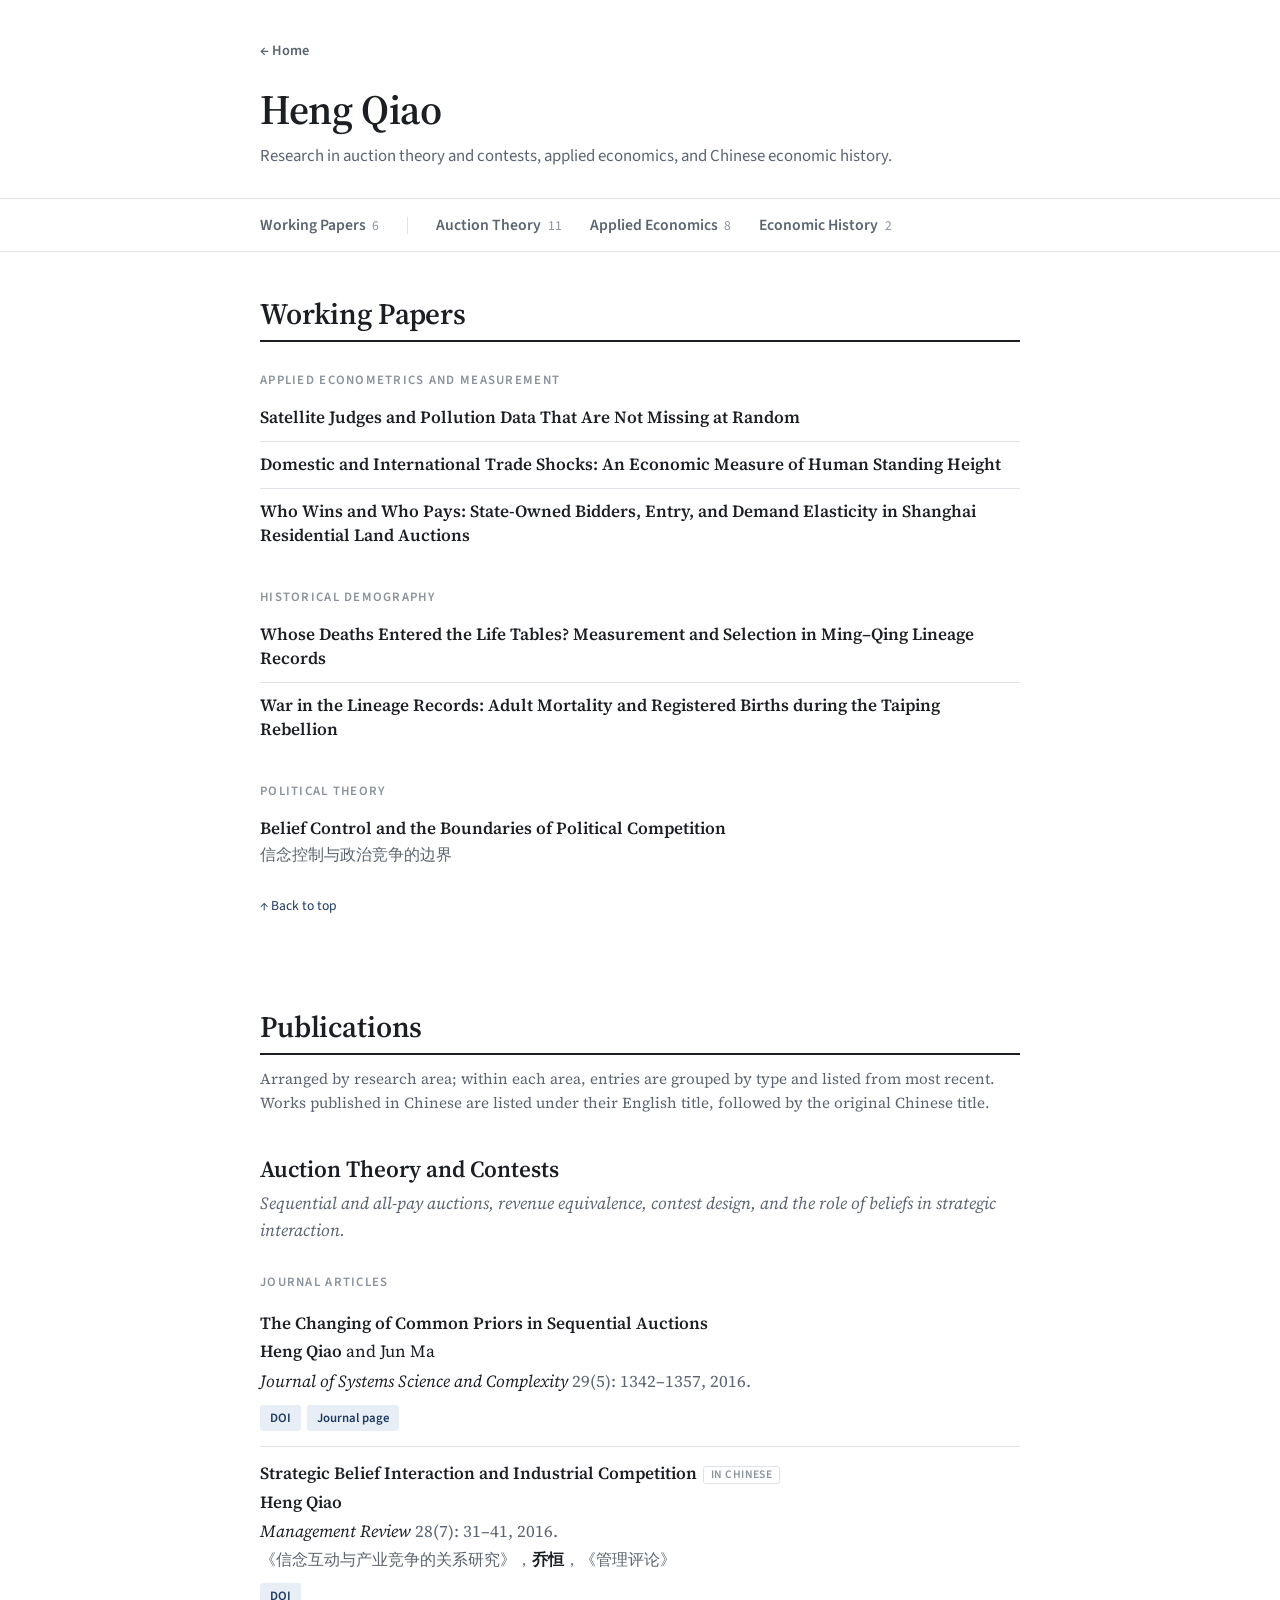
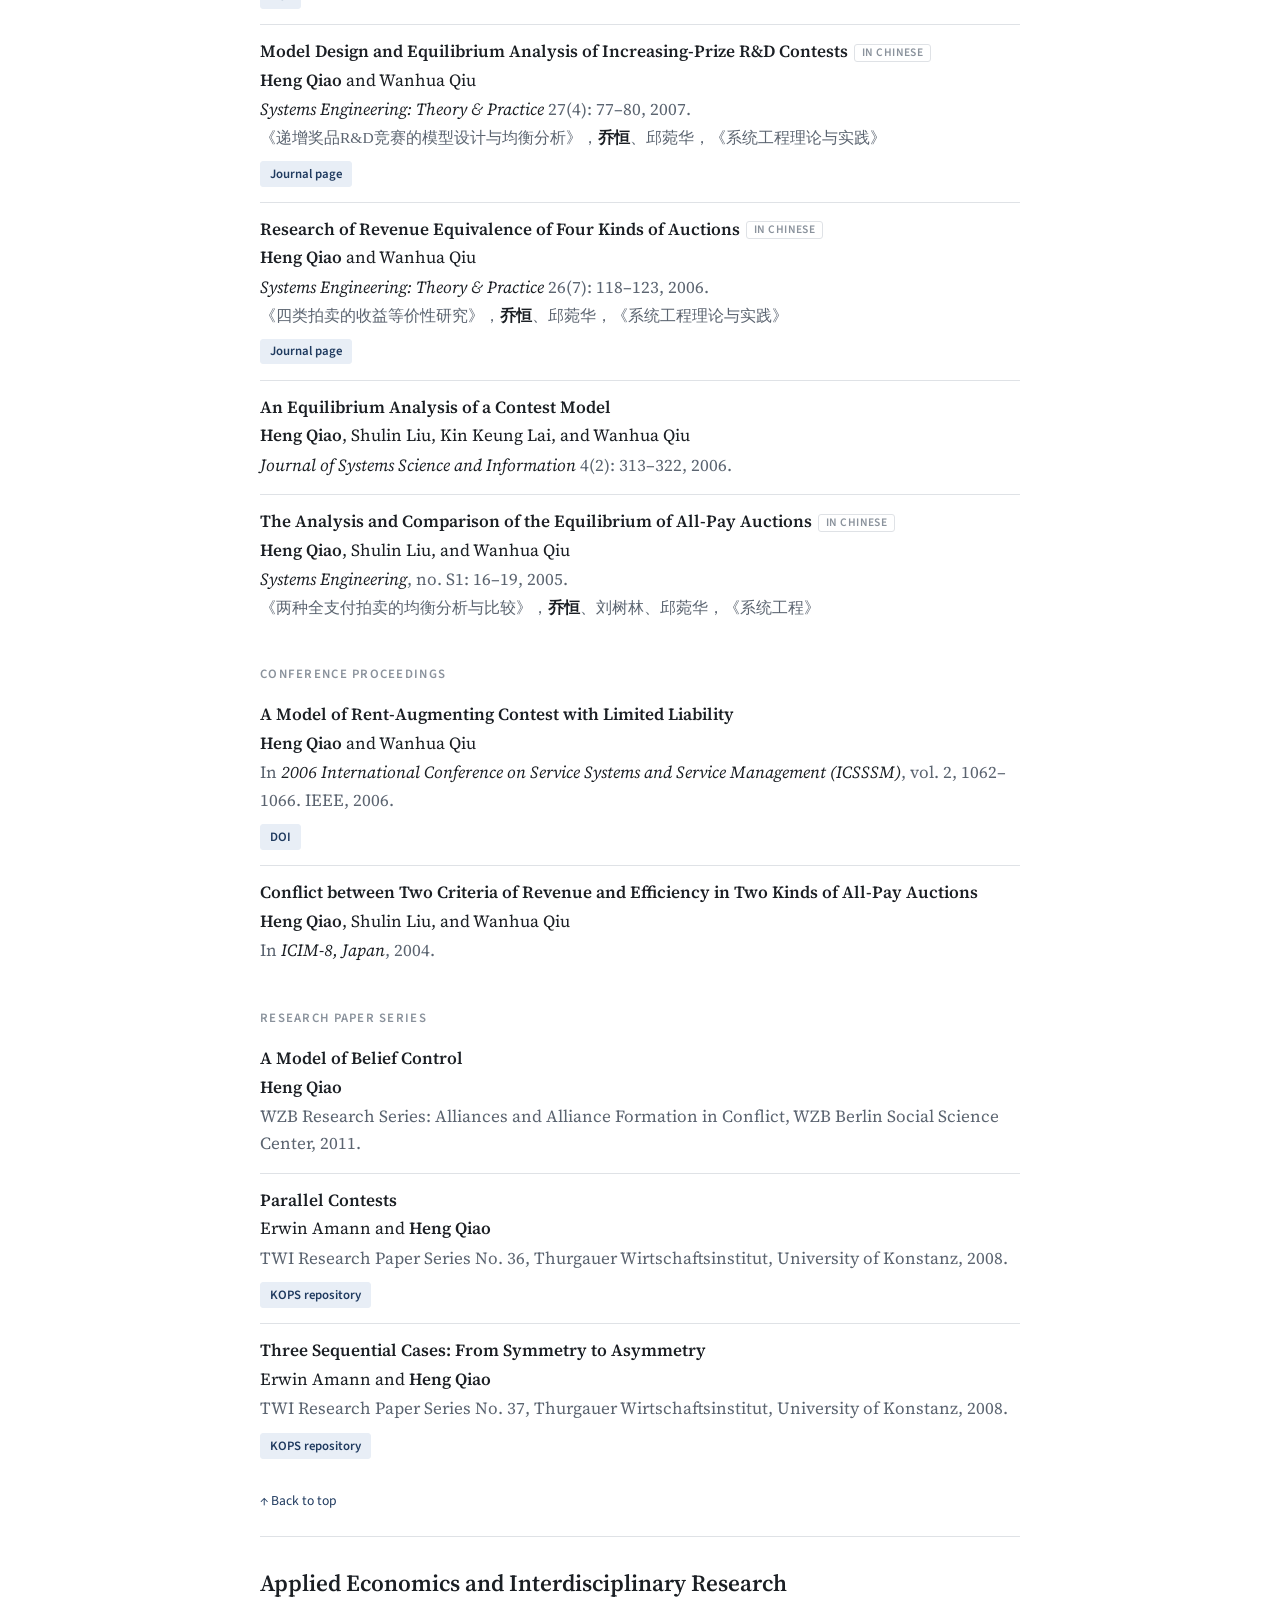
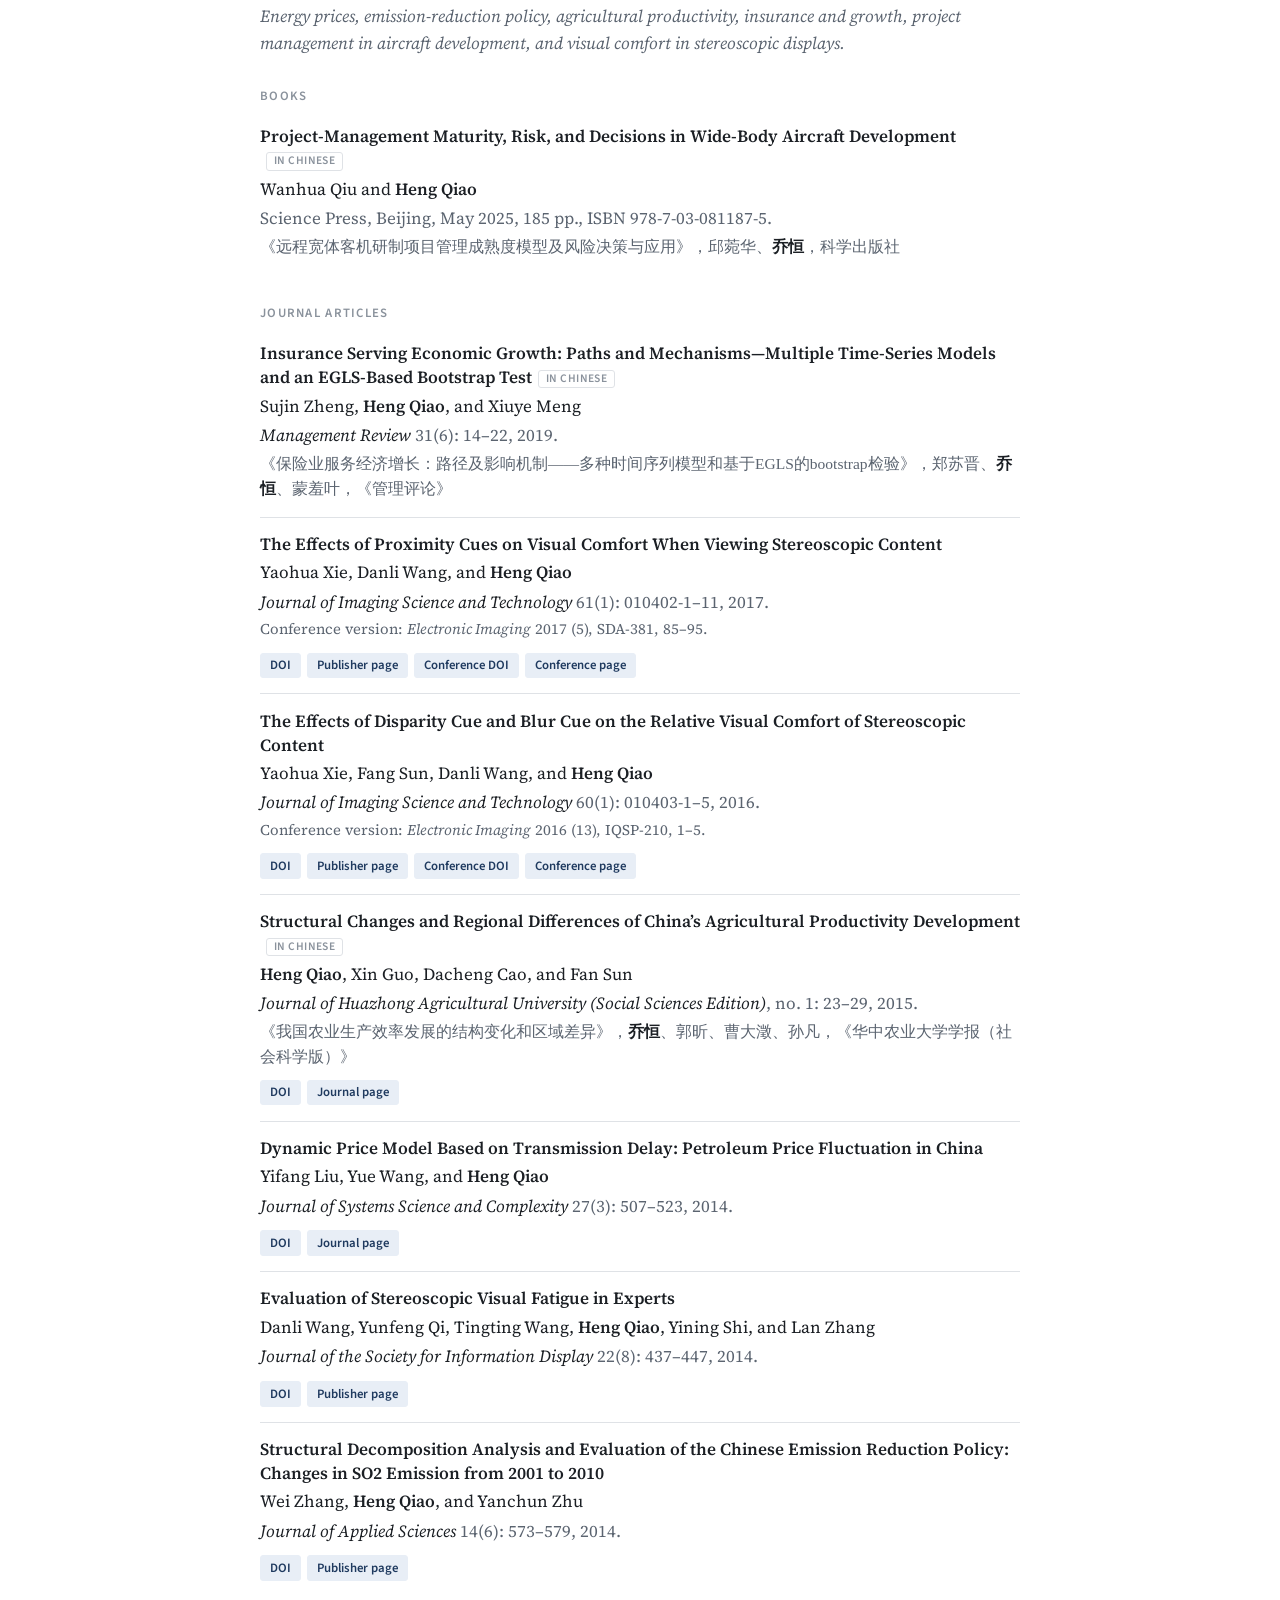
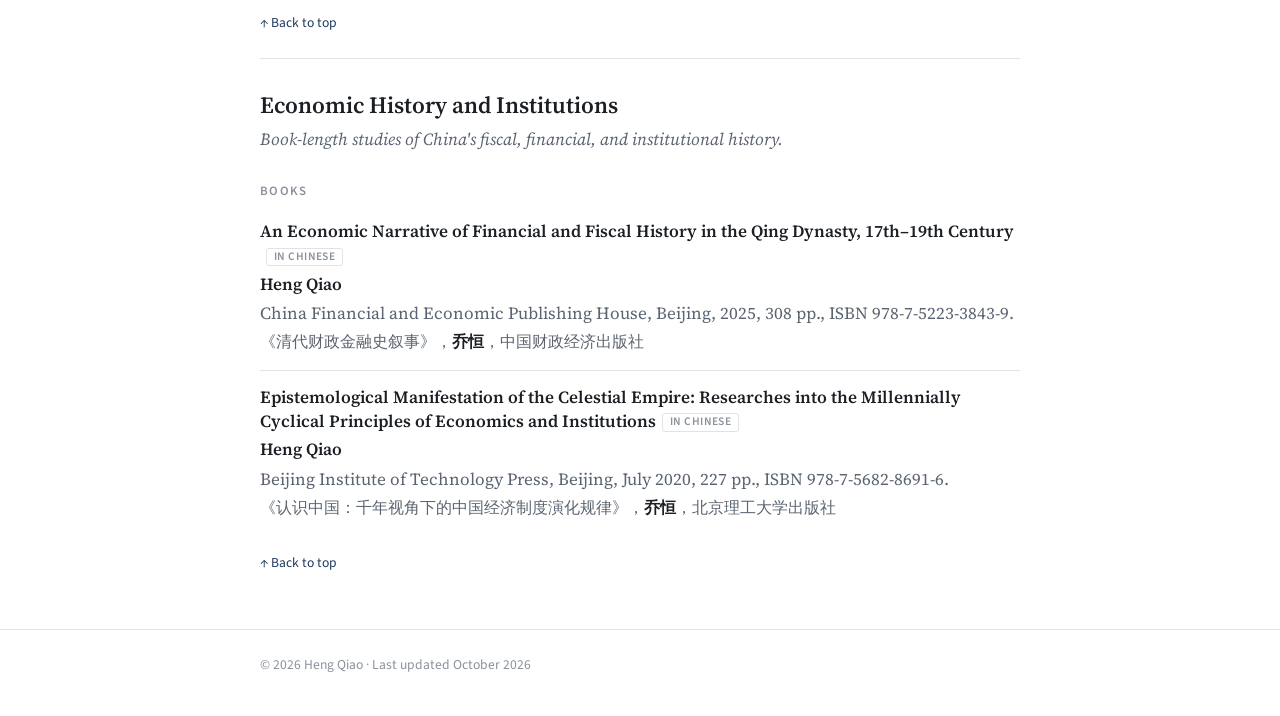
<file: index.html>
<!DOCTYPE html>
<html lang="en">
<head>
  <meta charset="utf-8">
  <meta name="viewport" content="width=device-width, initial-scale=1">
  <title>Heng Qiao — Research</title>
  <meta name="description" content="Heng Qiao: research in auction theory and contests, applied economics, and Chinese economic history.">
  <link rel="preconnect" href="https://fonts.googleapis.com">
  <link rel="preconnect" href="https://fonts.gstatic.com" crossorigin>
  <link rel="stylesheet" href="https://fonts.googleapis.com/css2?family=Source+Sans+3:wght@400;600&family=Source+Serif+4:ital,opsz,wght@0,8..60,400;0,8..60,600;1,8..60,400&display=swap">
  <link rel="stylesheet" href="css/style.css">
</head>
<body>
  <header class="masthead">
    <div class="wrap">
      <a class="home-link" href="../">← Home</a>
      <h1 class="name">Heng Qiao</h1>
      <p class="tagline">Research in auction theory and contests, applied economics, and Chinese economic history.</p>
    </div>
  </header>

  <nav class="section-nav" aria-label="Research areas">
    <div class="wrap">
      <ul id="section-nav-list"></ul>
    </div>
  </nav>

  <main class="wrap" id="top">
    <div id="research" aria-live="polite">
      <noscript><p class="status">This list needs JavaScript to display.</p></noscript>
    </div>
  </main>

  <footer class="site-footer">
    <div class="wrap">
      <p>© <span id="year-now">2026</span> Heng Qiao · Last updated <span id="updated">October 2026</span></p>
    </div>
  </footer>

  <script src="js/render-publications.js"></script>
</body>
</html>
</file>
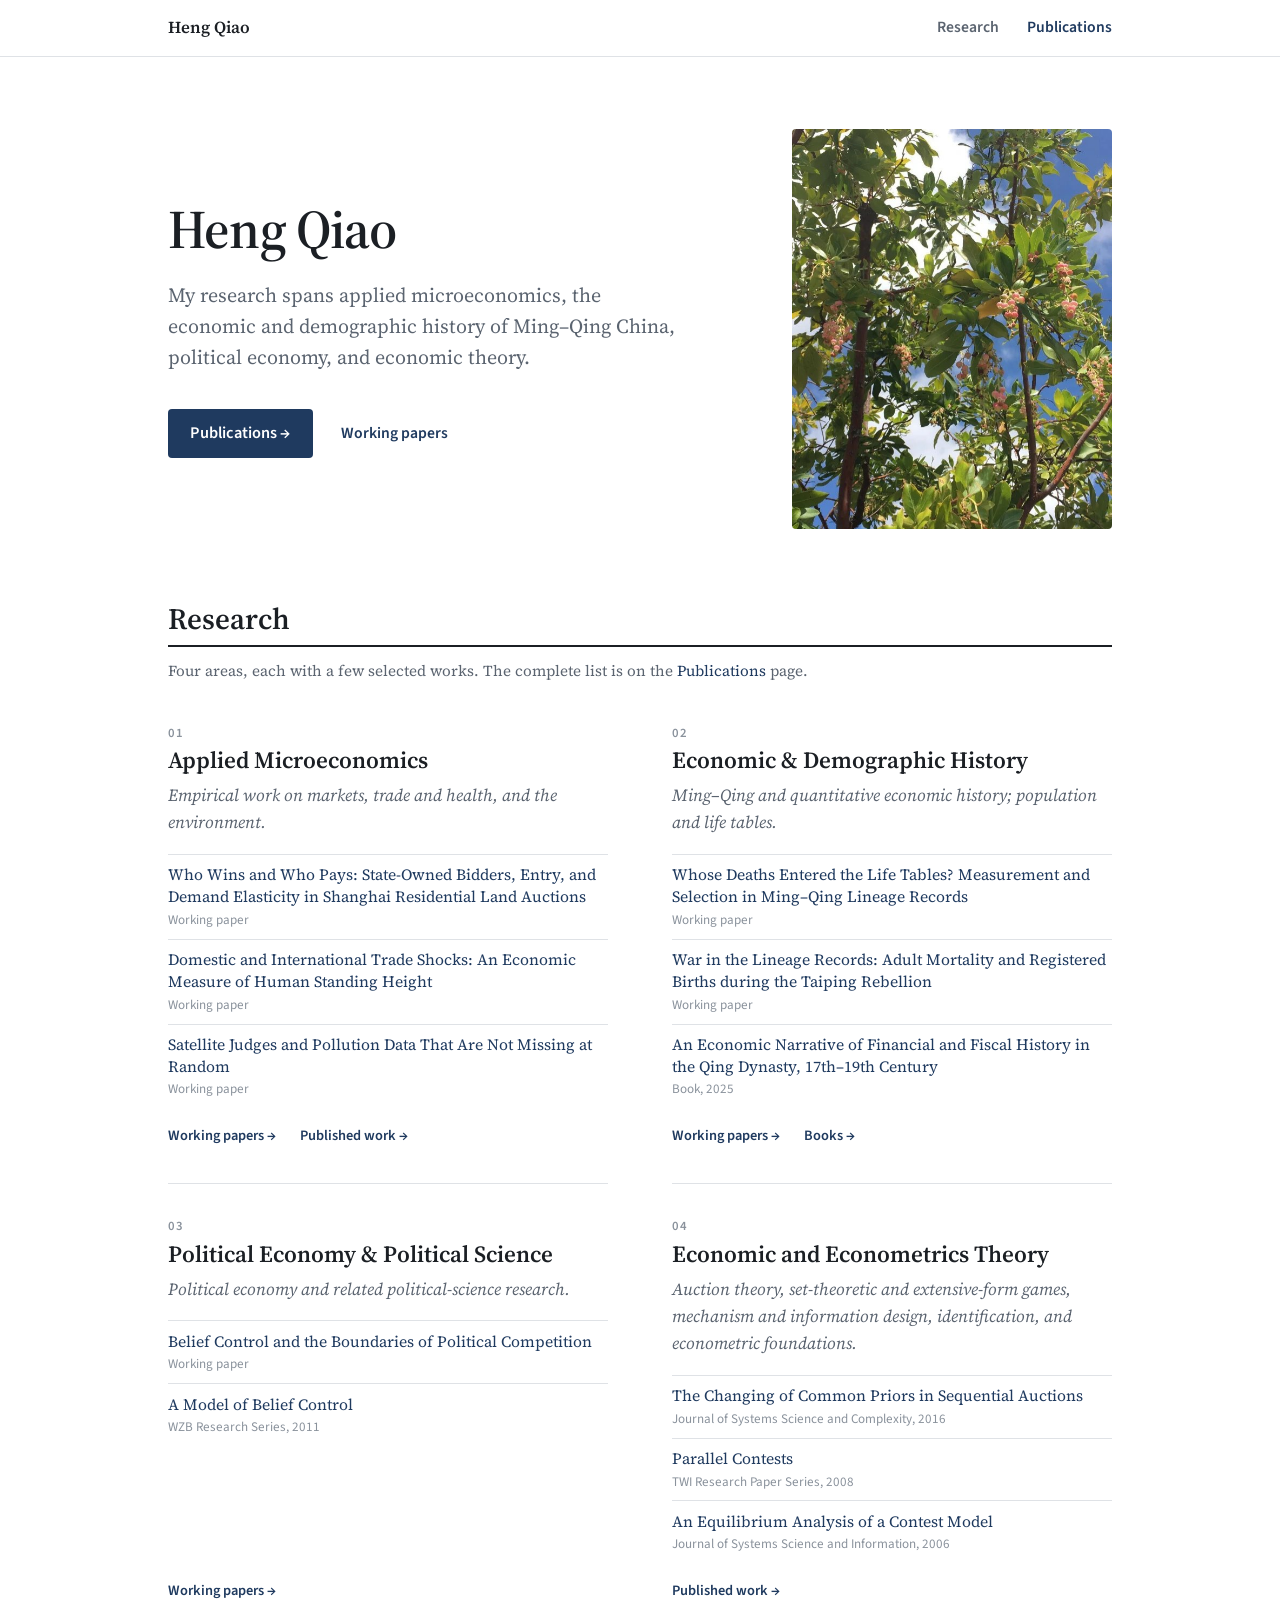
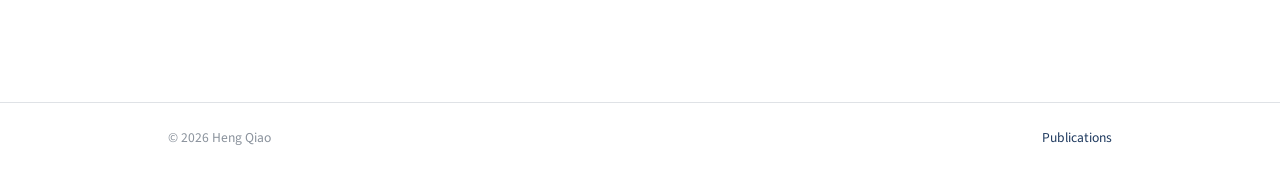
<file: home/index.html>
<!DOCTYPE html>
<html lang="en">
<head>
  <meta charset="utf-8">
  <meta name="viewport" content="width=device-width, initial-scale=1">
  <title>Heng Qiao</title>
  <meta name="description" content="Heng Qiao: research in applied microeconomics, economic and demographic history, political economy, and economic theory.">
  <link rel="preconnect" href="https://fonts.googleapis.com">
  <link rel="preconnect" href="https://fonts.gstatic.com" crossorigin>
  <link rel="stylesheet" href="https://fonts.googleapis.com/css2?family=Source+Sans+3:wght@400;600&family=Source+Serif+4:ital,opsz,wght@0,8..60,400;0,8..60,600;1,8..60,400&display=swap">
  <link rel="stylesheet" href="home.css">
</head>
<body>
  <header class="topbar">
    <div class="wrap">
      <a class="brand" href="./">Heng Qiao</a>
      <nav aria-label="Site">
        <a href="#research">Research</a>
        <a class="nav-pubs" href="/publication/">Publications</a>
      </nav>
    </div>
  </header>

  <main>
    <section class="hero wrap">
      <div class="hero-text">
        <h1>Heng Qiao</h1>
        <p class="lede">My research spans applied microeconomics, the economic and demographic history of Ming–Qing China, political economy, and economic theory.</p>
        <p class="hero-actions">
          <a class="button" href="/publication/">Publications <span aria-hidden="true">→</span></a>
          <a class="text-link" href="/publication/#working-papers">Working papers</a>
        </p>
      </div>
      <figure class="hero-photo">
        <img src="img/wangyou.jpg" width="592" height="792" alt="Tree branches with clusters of pink fruit against a blue sky">
      </figure>
    </section>

    <section class="research wrap" id="research" aria-labelledby="research-title">
      <h2 id="research-title">Research</h2>
      <p class="research-note">Four areas, each with a few selected works. The complete list is on the <a href="/publication/">Publications</a> page.</p>

      <div class="areas">
        <article class="area">
          <p class="area-no">01</p>
          <h3><a href="/publication/#wp-applied">Applied Microeconomics</a></h3>
          <p class="area-sub">Empirical work on markets, trade and health, and the environment.</p>
          <ul class="works">
            <li><a href="/publication/#wp-land-auctions">Who Wins and Who Pays: State-Owned Bidders, Entry, and Demand Elasticity in Shanghai Residential Land Auctions</a><span class="meta">Working paper</span></li>
            <li><a href="/publication/#wp-trade-height">Domestic and International Trade Shocks: An Economic Measure of Human Standing Height</a><span class="meta">Working paper</span></li>
            <li><a href="/publication/#wp-pollution">Satellite Judges and Pollution Data That Are Not Missing at Random</a><span class="meta">Working paper</span></li>
          </ul>
          <p class="area-more">
            <a href="/publication/#wp-applied">Working papers <span aria-hidden="true">→</span></a>
            <a href="/publication/#applied-economics">Published work <span aria-hidden="true">→</span></a>
          </p>
        </article>

        <article class="area">
          <p class="area-no">02</p>
          <h3><a href="/publication/#economic-history">Economic &amp; Demographic History</a></h3>
          <p class="area-sub">Ming–Qing and quantitative economic history; population and life tables.</p>
          <ul class="works">
            <li><a href="/publication/#wp-life-tables">Whose Deaths Entered the Life Tables? Measurement and Selection in Ming–Qing Lineage Records</a><span class="meta">Working paper</span></li>
            <li><a href="/publication/#wp-taiping">War in the Lineage Records: Adult Mortality and Registered Births during the Taiping Rebellion</a><span class="meta">Working paper</span></li>
            <li><a href="/publication/#b1">An Economic Narrative of Financial and Fiscal History in the Qing Dynasty, 17th–19th Century</a><span class="meta">Book, 2025</span></li>
          </ul>
          <p class="area-more">
            <a href="/publication/#wp-historical-demography">Working papers <span aria-hidden="true">→</span></a>
            <a href="/publication/#economic-history">Books <span aria-hidden="true">→</span></a>
          </p>
        </article>

        <article class="area">
          <p class="area-no">03</p>
          <h3><a href="/publication/#wp-political-theory">Political Economy &amp; Political Science</a></h3>
          <p class="area-sub">Political economy and related political-science research.</p>
          <ul class="works">
            <li><a href="/publication/#wp-belief-control">Belief Control and the Boundaries of Political Competition</a><span class="meta">Working paper</span></li>
            <li><a href="/publication/#s3">A Model of Belief Control</a><span class="meta">WZB Research Series, 2011</span></li>
          </ul>
          <p class="area-more">
            <a href="/publication/#wp-political-theory">Working papers <span aria-hidden="true">→</span></a>
          </p>
        </article>

        <article class="area">
          <p class="area-no">04</p>
          <h3><a href="/publication/#auction-theory">Economic and Econometrics Theory</a></h3>
          <p class="area-sub">Auction theory, set-theoretic and extensive-form games, mechanism and information design, identification, and econometric foundations.</p>
          <ul class="works">
            <li><a href="/publication/#j1">The Changing of Common Priors in Sequential Auctions</a><span class="meta">Journal of Systems Science and Complexity, 2016</span></li>
            <li><a href="/publication/#s1">Parallel Contests</a><span class="meta">TWI Research Paper Series, 2008</span></li>
            <li><a href="/publication/#j5">An Equilibrium Analysis of a Contest Model</a><span class="meta">Journal of Systems Science and Information, 2006</span></li>
          </ul>
          <p class="area-more">
            <a href="/publication/#auction-theory">Published work <span aria-hidden="true">→</span></a>
          </p>
        </article>
      </div>
    </section>
  </main>

  <footer class="site-footer">
    <div class="wrap">
      <p>© 2026 Heng Qiao</p>
      <p><a href="/publication/">Publications</a></p>
    </div>
  </footer>
</body>
</html>
</file>
<file: css/style.css>
:root {
  --ink: #1b1f24;
  --muted: #5b6470;
  --faint: #8a929c;
  --rule: #dfe2e6;
  --paper: #ffffff;
  --accent: #1f3a5f;
  --accent-soft: #e8eef6;
  --serif: "Source Serif 4", Georgia, "Times New Roman", serif;
  --sans: "Source Sans 3", "Helvetica Neue", Arial, sans-serif;
  --cjk: "Songti SC", "STSong", "Noto Serif CJK SC", "Source Han Serif SC", "SimSun", serif;
  --nav-h: 3.25rem;
}

@media (prefers-color-scheme: dark) {
  :root {
    --ink: #e6e8eb;
    --muted: #a7afb9;
    --faint: #7d8691;
    --rule: #2e343b;
    --paper: #14171b;
    --accent: #9cb8de;
    --accent-soft: #1e2a3a;
  }
}

* { box-sizing: border-box; }

html { scroll-behavior: smooth; }

body {
  margin: 0;
  background: var(--paper);
  color: var(--ink);
  font-family: var(--serif);
  font-size: 17px;
  line-height: 1.6;
  -webkit-font-smoothing: antialiased;
}

.wrap {
  max-width: 50rem;
  margin: 0 auto;
  padding: 0 1.25rem;
}

a { color: var(--accent); text-decoration: none; }
a:hover, a:focus-visible { text-decoration: underline; text-underline-offset: 2px; }

[lang="zh-CN"] { font-family: var(--cjk); }

/* Masthead */
.masthead { padding: 2.25rem 0 1.75rem; }

.home-link {
  display: inline-block;
  margin: 0 0 1.5rem;
  font-family: var(--sans);
  font-size: 0.9rem;
  font-weight: 600;
  color: var(--muted);
}

.home-link:hover { color: var(--accent); text-decoration: none; }

.name {
  margin: 0;
  font-weight: 600;
  font-size: 2.6rem;
  line-height: 1.15;
  letter-spacing: -0.01em;
}

.tagline {
  margin: 0.6rem 0 0;
  font-family: var(--sans);
  font-size: 1.05rem;
  color: var(--muted);
}

/* Section navigation */
.section-nav {
  position: sticky;
  top: 0;
  z-index: 10;
  background: var(--paper);
  border-top: 1px solid var(--rule);
  border-bottom: 1px solid var(--rule);
}

.section-nav ul {
  display: flex;
  flex-wrap: wrap;
  gap: 0.25rem 1.75rem;
  margin: 0;
  padding: 0;
  list-style: none;
}

.section-nav a {
  display: inline-flex;
  align-items: baseline;
  gap: 0.4rem;
  min-height: var(--nav-h);
  padding: 0.85rem 0 0.7rem;
  border-bottom: 2px solid transparent;
  font-family: var(--sans);
  font-size: 0.98rem;
  font-weight: 600;
  color: var(--muted);
  text-decoration: none;
}

.section-nav a:hover { color: var(--ink); }

.section-nav a.active {
  color: var(--accent);
  border-bottom-color: var(--accent);
}

.section-nav .nav-short { display: none; }

.section-nav .nav-sep {
  align-self: center;
  width: 1px;
  height: 1.1rem;
  background: var(--rule);
}

.section-nav .count {
  font-weight: 400;
  font-size: 0.85rem;
  color: var(--faint);
}

/* Parts: Working Papers, Publications */
.part { padding-top: 0.5rem; }
.part + .part { margin-top: 3rem; }

.part-title {
  margin: 2.25rem 0 0.75rem;
  padding-bottom: 0.5rem;
  border-bottom: 2px solid var(--ink);
  font-size: 1.85rem;
  font-weight: 600;
  line-height: 1.2;
  letter-spacing: -0.005em;
}

.page-note {
  margin: 0 0 0.5rem;
  color: var(--muted);
  font-size: 0.95rem;
}

/* Research sections */
.research-section {
  scroll-margin-top: calc(var(--nav-h) + 0.5rem);
}

.area {
  padding-top: 1.5rem;
}

.area + .area {
  margin-top: 1.5rem;
  border-top: 1px solid var(--rule);
}

.area-title {
  margin: 0.5rem 0 0.35rem;
  font-size: 1.45rem;
  font-weight: 600;
  line-height: 1.25;
}

.section-blurb {
  margin: 0 0 1.25rem;
  font-style: italic;
  color: var(--muted);
}

.group-title {
  margin: 1.75rem 0 0.25rem;
  font-family: var(--sans);
  font-size: 0.8rem;
  font-weight: 600;
  letter-spacing: 0.1em;
  text-transform: uppercase;
  color: var(--faint);
}

/* Entries */
.pub-list {
  margin: 0;
  padding: 0;
  list-style: none;
}

.pub {
  padding: 0.95rem 0;
  border-bottom: 1px solid var(--rule);
}

.pub:last-child { border-bottom: 0; }

/* Deep links from the home page land on a single entry or group. */
.pub,
.group-title {
  scroll-margin-top: calc(var(--nav-h) + 1rem);
}

.pub:target {
  margin: 0 -0.75rem;
  padding-left: 0.75rem;
  padding-right: 0.75rem;
  border-radius: 4px;
  background: var(--accent-soft);
}

.group-title:target { color: var(--accent); }

.pub.wp { padding: 0.7rem 0; }

.pub-title {
  margin: 0;
  font-size: 1.07rem;
  font-weight: 600;
  line-height: 1.4;
}

.pub-authors,
.pub-venue,
.pub-zh,
.pub-conf {
  margin: 0.15rem 0 0;
}

.pub-authors { color: var(--ink); }
.pub-authors .self { font-weight: 600; }

.pub-venue { color: var(--muted); }
.pub-venue em { color: var(--ink); }

.pub-zh {
  color: var(--muted);
  font-size: 0.97rem;
}

.pub-zh .self { font-weight: 600; color: var(--ink); }

.pub-conf {
  font-size: 0.93rem;
  color: var(--muted);
}

.tag {
  display: inline-block;
  margin-left: 0.4rem;
  padding: 0 0.4rem;
  border: 1px solid var(--rule);
  border-radius: 3px;
  font-family: var(--sans);
  font-size: 0.72rem;
  font-weight: 600;
  letter-spacing: 0.04em;
  text-transform: uppercase;
  vertical-align: 0.15em;
  color: var(--faint);
}

.pub-links {
  display: flex;
  flex-wrap: wrap;
  gap: 0.4rem;
  margin: 0.5rem 0 0;
  padding: 0;
  list-style: none;
}

.pub-links a {
  display: inline-block;
  padding: 0.1rem 0.55rem;
  border: 1px solid var(--accent-soft);
  border-radius: 3px;
  background: var(--accent-soft);
  font-family: var(--sans);
  font-size: 0.8rem;
  font-weight: 600;
  color: var(--accent);
}

.pub-links a:hover { border-color: var(--accent); text-decoration: none; }

.back-top {
  margin: 1rem 0 0;
  font-family: var(--sans);
  font-size: 0.85rem;
}

.status { color: var(--muted); }

/* Footer */
.site-footer {
  margin-top: 3.5rem;
  padding: 1.5rem 0 2.5rem;
  border-top: 1px solid var(--rule);
  font-family: var(--sans);
  font-size: 0.85rem;
  color: var(--faint);
}

.site-footer p { margin: 0; }

@media (max-width: 600px) {
  body { font-size: 16px; }
  .wrap { padding: 0 1rem; }
  .masthead { padding: 1.5rem 0 1.25rem; }
  .home-link { margin-bottom: 1rem; }
  .name { font-size: 2.05rem; }
  .section-nav ul {
    flex-wrap: nowrap;
    gap: 0 1rem;
    overflow-x: auto;
    scrollbar-width: none;
  }
  .section-nav a { font-size: 0.88rem; white-space: nowrap; }
  .section-nav .count { display: none; }
  .section-nav .nav-long { display: none; }
  .section-nav .nav-short { display: inline; }
  .part-title { font-size: 1.55rem; }
  .area-title { font-size: 1.3rem; }
}

@media print {
  .section-nav, .back-top { display: none; }
  .pub { break-inside: avoid; }
  a { color: inherit; }
}
</file>
<file: home/home.css>
/* Home page. Shares its palette and typefaces with the Publications page
   (../css/style.css) but is self-contained so this folder can be served as a
   site root on its own. */
:root {
  --ink: #1b1f24;
  --muted: #5b6470;
  --faint: #8a929c;
  --rule: #dfe2e6;
  --paper: #ffffff;
  --accent: #1f3a5f;
  --accent-soft: #e8eef6;
  --on-accent: #ffffff;
  --serif: "Source Serif 4", Georgia, "Times New Roman", serif;
  --sans: "Source Sans 3", "Helvetica Neue", Arial, sans-serif;
}

@media (prefers-color-scheme: dark) {
  :root {
    --ink: #e6e8eb;
    --muted: #a7afb9;
    --faint: #7d8691;
    --rule: #2e343b;
    --paper: #14171b;
    --accent: #9cb8de;
    --accent-soft: #1e2a3a;
    --on-accent: #14171b;
  }
}

* { box-sizing: border-box; }

html { scroll-behavior: smooth; }

body {
  margin: 0;
  background: var(--paper);
  color: var(--ink);
  font-family: var(--serif);
  font-size: 17px;
  line-height: 1.6;
  -webkit-font-smoothing: antialiased;
}

.wrap {
  max-width: 62rem;
  margin: 0 auto;
  padding: 0 1.5rem;
}

a { color: var(--accent); text-decoration: none; }
a:hover, a:focus-visible { text-decoration: underline; text-underline-offset: 2px; }

/* Top bar */
.topbar { border-bottom: 1px solid var(--rule); }

.topbar .wrap {
  display: flex;
  align-items: center;
  justify-content: space-between;
  min-height: 3.5rem;
}

.brand {
  font-weight: 600;
  font-size: 1.05rem;
  color: var(--ink);
}

.topbar nav {
  display: flex;
  gap: 1.75rem;
  font-family: var(--sans);
  font-size: 0.98rem;
  font-weight: 600;
}

.topbar nav a { color: var(--muted); }
.topbar nav a:hover { color: var(--ink); text-decoration: none; }
.topbar nav .nav-pubs { color: var(--accent); }

/* Hero */
.hero {
  display: grid;
  grid-template-columns: minmax(0, 1fr) 20rem;
  gap: 4rem;
  align-items: center;
  padding-top: 4.5rem;
  padding-bottom: 4.5rem;
}

.hero h1 {
  margin: 0;
  font-size: 3.4rem;
  font-weight: 600;
  line-height: 1.1;
  letter-spacing: -0.015em;
}

.lede {
  max-width: 32rem;
  margin: 1.25rem 0 0;
  font-size: 1.25rem;
  line-height: 1.55;
  color: var(--muted);
}

.hero-actions {
  display: flex;
  flex-wrap: wrap;
  align-items: center;
  gap: 1rem 1.75rem;
  margin: 2.25rem 0 0;
  font-family: var(--sans);
  font-weight: 600;
}

.button {
  display: inline-block;
  padding: 0.7rem 1.4rem;
  border-radius: 4px;
  background: var(--accent);
  color: var(--on-accent);
  font-size: 1.02rem;
}

.button:hover, .button:focus-visible { text-decoration: none; filter: brightness(1.15); }

.text-link { font-size: 0.98rem; }

.hero-photo { margin: 0; }

.hero-photo img {
  display: block;
  width: 100%;
  height: auto;
  aspect-ratio: 4 / 5;
  object-fit: cover;
  object-position: 50% 0;
  border-radius: 4px;
}

/* Research areas */
.research { padding-bottom: 2rem; }

.research h2 {
  margin: 0;
  padding-bottom: 0.5rem;
  border-bottom: 2px solid var(--ink);
  font-size: 1.85rem;
  font-weight: 600;
  line-height: 1.2;
}

.research-note {
  margin: 0.75rem 0 0;
  font-size: 0.95rem;
  color: var(--muted);
}

.areas {
  display: grid;
  grid-template-columns: repeat(2, minmax(0, 1fr));
  gap: 0 4rem;
  margin-top: 0.5rem;
}

.area {
  display: flex;
  flex-direction: column;
  padding: 2rem 0 2.25rem;
  border-bottom: 1px solid var(--rule);
}

.area:nth-last-child(-n+2) { border-bottom: 0; }

.area-no {
  margin: 0;
  font-family: var(--sans);
  font-size: 0.8rem;
  font-weight: 600;
  letter-spacing: 0.1em;
  color: var(--faint);
}

.area h3 {
  margin: 0.2rem 0 0;
  font-size: 1.45rem;
  font-weight: 600;
  line-height: 1.25;
}

.area h3 a { color: var(--ink); }
.area h3 a:hover { color: var(--accent); text-decoration: none; }

.area-sub {
  margin: 0.4rem 0 0;
  font-style: italic;
  color: var(--muted);
}

.works {
  margin: 1.1rem 0 0;
  padding: 0;
  list-style: none;
}

.works li {
  padding: 0.6rem 0;
  border-top: 1px solid var(--rule);
  font-size: 0.98rem;
  line-height: 1.4;
}

.works .meta {
  display: block;
  margin-top: 0.15rem;
  font-family: var(--sans);
  font-size: 0.82rem;
  color: var(--faint);
}

.area-more {
  display: flex;
  flex-wrap: wrap;
  gap: 0.25rem 1.5rem;
  margin: auto 0 0;
  padding-top: 1rem;
  font-family: var(--sans);
  font-size: 0.9rem;
  font-weight: 600;
}

/* Footer */
.site-footer {
  margin-top: 2rem;
  padding: 1.5rem 0 2.5rem;
  border-top: 1px solid var(--rule);
  font-family: var(--sans);
  font-size: 0.85rem;
  color: var(--faint);
}

.site-footer .wrap {
  display: flex;
  justify-content: space-between;
  gap: 1rem;
}

.site-footer p { margin: 0; }

@media (max-width: 760px) {
  body { font-size: 16px; }
  .wrap { padding: 0 1rem; }
  .hero {
    grid-template-columns: 1fr;
    gap: 2rem;
    padding-top: 2.5rem;
    padding-bottom: 3rem;
  }
  .hero h1 { font-size: 2.4rem; }
  .lede { font-size: 1.1rem; }
  .hero-photo img { aspect-ratio: 3 / 2; object-position: 50% 30%; }
  .areas { grid-template-columns: 1fr; }
  .area:nth-last-child(2) { border-bottom: 1px solid var(--rule); }
  .research h2 { font-size: 1.55rem; }
  .area h3 { font-size: 1.3rem; }
}

@media print {
  .topbar nav, .hero-actions { display: none; }
  a { color: inherit; }
}
</file>
